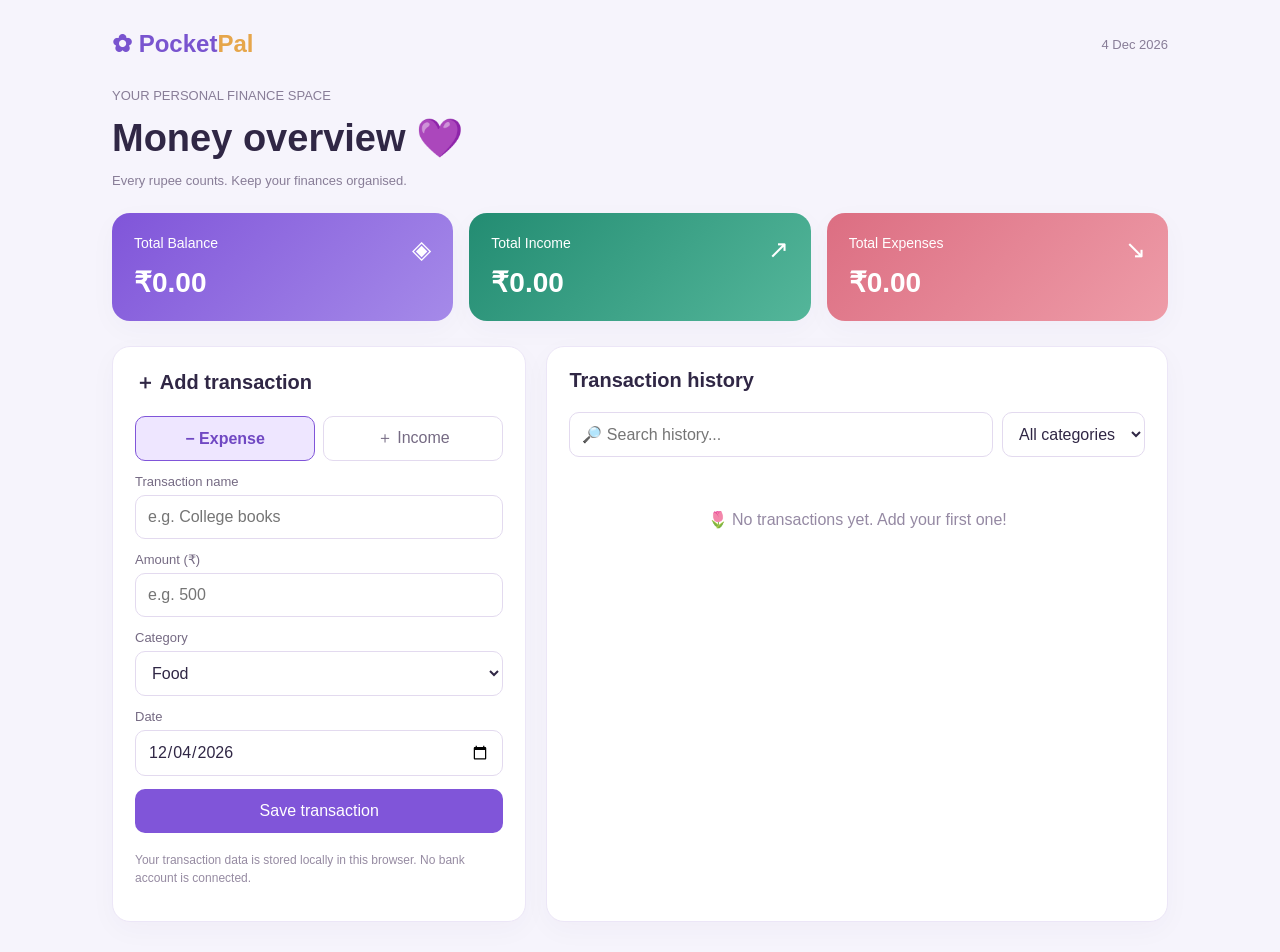
<file: expense tracker.html>
<!DOCTYPE html>
<html lang="en">
<head>
<meta charset="UTF-8">
<meta name="viewport" content="width=device-width, initial-scale=1">
<title>PocketPal | Expense Tracker</title>
<style>
*{box-sizing:border-box}
body{margin:0;font-family:Arial,sans-serif;background:#f6f4fc;color:#302745}
button,input,select{font:inherit}
button{cursor:pointer}
.app{max-width:1100px;margin:auto;padding:30px 22px}
header{display:flex;justify-content:space-between;align-items:center;gap:12px;margin-bottom:30px}
.logo{font-size:24px;font-weight:bold;color:#7954cf}
.logo span{color:#e6a64b}
.small{font-size:13px;color:#887d97}
h1{font-size:clamp(27px,4vw,38px);margin:8px 0}
h2{font-size:20px;margin:0 0 20px}
.cards{display:grid;grid-template-columns:repeat(3,minmax(0,1fr));gap:16px;margin:25px 0}
.card,.panel{background:#fff;border:1px solid #ece6f7;border-radius:18px;padding:22px;box-shadow:0 8px 28px #39205b08}
.card{color:white;border:0}
.balance{background:linear-gradient(135deg,#8055d9,#a58ae9)}
.income{background:linear-gradient(135deg,#238c72,#54b69a)}
.expense{background:linear-gradient(135deg,#dc6e82,#ee9ca8)}
.card p{margin:0 0 15px;font-size:14px}
.card strong{font-size:clamp(19px,3vw,28px);overflow-wrap:anywhere}
.card .symbol{font-size:25px;float:right}
.layout{display:grid;grid-template-columns:minmax(0,1fr) minmax(0,1.5fr);gap:20px}
form{display:grid;gap:13px}
label{font-size:13px;color:#756a83}
.field{display:grid;gap:6px}
input,select{width:100%;min-width:0;padding:12px;border:1px solid #e3daef;border-radius:10px;background:#fff;color:#302745}
input:focus,select:focus{outline:2px solid #c6b0fa}
.type{display:grid;grid-template-columns:1fr 1fr;gap:8px}
.type button{padding:11px;border:1px solid #e3daef;background:#fff;border-radius:10px;color:#756a83}
.type button.active{background:#eee6ff;border-color:#8055d9;color:#7048c3;font-weight:bold}
.primary{padding:13px;background:#8055d9;color:white;border:0;border-radius:10px}
.primary:hover{background:#6940bf}
.secondary{padding:10px;background:#f0eafa;color:#6940a8;border:0;border-radius:9px}
.toolbar{display:flex;gap:9px;flex-wrap:wrap;margin-bottom:18px}
.toolbar input{flex:1;min-width:100px}
.toolbar select{width:auto;max-width:100%}
.transaction{display:flex;align-items:center;gap:12px;padding:14px 0;border-bottom:1px solid #f0ebf7}
.transaction:last-child{border-bottom:0}
.category-icon{width:42px;height:42px;display:grid;place-items:center;border-radius:13px;background:#f0eafa;font-size:21px;flex-shrink:0}
.details{flex:1;min-width:0}
.details strong{overflow-wrap:anywhere}
.details small{display:block;color:#91859e;margin-top:5px}
.amount{text-align:right;font-weight:bold;white-space:nowrap}
.plus{color:#239b76}
.minus{color:#dc6477}
.actions{display:flex;gap:5px;margin-top:6px;justify-content:flex-end}
.actions button{border:0;background:#f1ecf8;color:#6d538f;border-radius:6px;padding:6px 8px;font-size:12px}
.empty{text-align:center;padding:35px 10px;color:#9589a3}
.note{font-size:12px;color:#968ba2;line-height:1.5;margin-top:18px}
@media(max-width:720px){
 .app{padding:20px 13px}
 .cards{gap:8px}
 .card{padding:14px 11px;border-radius:14px}
 .card p{font-size:11px}
 .card .symbol{font-size:17px}
 .layout{grid-template-columns:1fr}
 .panel{padding:18px}
 header{align-items:flex-start}
 .logo{font-size:21px}
}
@media(max-width:390px){
 .cards{grid-template-columns:1fr}
 .card{padding:18px}
 .card p{font-size:13px}
 .card strong{font-size:25px}
 .transaction{gap:8px}
 .category-icon{width:34px;height:34px;font-size:17px}
 .amount{font-size:13px}
}
</style>
</head>
<body>
<div class="app">
<header>
 <div class="logo">✿ Pocket<span>Pal</span></div>
 <div class="small" id="date"></div>
</header>

<p class="small">YOUR PERSONAL FINANCE SPACE</p>
<h1>Money overview 💜</h1>
<p class="small">Every rupee counts. Keep your finances organised.</p>

<div class="cards">
 <div class="card balance">
  <span class="symbol">◈</span>
  <p>Total Balance</p><strong id="balance">₹0.00</strong>
 </div>
 <div class="card income">
  <span class="symbol">↗</span>
  <p>Total Income</p><strong id="income">₹0.00</strong>
 </div>
 <div class="card expense">
  <span class="symbol">↘</span>
  <p>Total Expenses</p><strong id="expenses">₹0.00</strong>
 </div>
</div>

<div class="layout">
 <section class="panel">
  <h2 id="formTitle">＋ Add transaction</h2>
  <form id="form">
   <div class="type">
    <button type="button" class="active" data-type="expense">− Expense</button>
    <button type="button" data-type="income">＋ Income</button>
   </div>

   <div class="field">
    <label for="title">Transaction name</label>
    <input id="title" placeholder="e.g. College books" maxlength="100" required>
   </div>

   <div class="field">
    <label for="amount">Amount (₹)</label>
    <input id="amount" type="number" min="0.01" step="0.01" placeholder="e.g. 500" required>
   </div>

   <div class="field">
    <label for="category">Category</label>
    <select id="category">
     <option>Food</option><option>Travel</option>
     <option>Shopping</option><option>Education</option>
     <option>Bills</option><option>Health</option>
     <option>Salary</option><option>Allowance</option>
     <option>Other</option>
    </select>
   </div>

   <div class="field">
    <label for="txDate">Date</label>
    <input id="txDate" type="date" required>
   </div>

   <button class="primary" id="saveBtn">Save transaction</button>
   <button class="secondary" id="cancelBtn" type="button" hidden>Cancel edit</button>
  </form>
  <p class="note">Your transaction data is stored locally in this browser. No bank account is connected.</p>
 </section>

 <section class="panel">
  <h2>Transaction history</h2>
  <div class="toolbar">
   <input id="search" placeholder="🔎 Search history...">
   <select id="categoryFilter" aria-label="Filter category">
    <option value="All">All categories</option>
    <option>Food</option><option>Travel</option>
    <option>Shopping</option><option>Education</option>
    <option>Bills</option><option>Health</option>
    <option>Salary</option><option>Allowance</option><option>Other</option>
   </select>
  </div>
  <div id="history"></div>
 </section>
</div>
</div>

<script>
const $=id=>document.getElementById(id);
const today=new Date();
$("date").textContent=today.toLocaleDateString("en-IN",{day:"numeric",month:"short",year:"numeric"});
$("txDate").value=[
 today.getFullYear(),
 String(today.getMonth()+1).padStart(2,"0"),
 String(today.getDate()).padStart(2,"0")
].join("-");

let transactions=[];
try{
 transactions=JSON.parse(localStorage.getItem("pocketPalTransactions")||"[]");
 if(!Array.isArray(transactions))transactions=[];
}catch(e){transactions=[];}

let type="expense",editId=null;
const icons={Food:"🍜",Travel:"🚌",Shopping:"🛍️",Education:"📚",Bills:"🧾",Health:"💊",Salary:"💼",Allowance:"💵",Other:"✨"};

document.querySelectorAll("[data-type]").forEach(btn=>{
 btn.addEventListener("click",()=>{
  type=btn.dataset.type;
  document.querySelectorAll("[data-type]").forEach(b=>b.classList.toggle("active",b===btn));
  if(type==="income"){
   $("category").value="Salary";
  }else if(["Salary","Allowance"].includes($("category").value)){
   $("category").value="Food";
  }
 });
});

function money(n){
 return "₹"+n.toLocaleString("en-IN",{minimumFractionDigits:2,maximumFractionDigits:2});
}
function save(){
 localStorage.setItem("pocketPalTransactions",JSON.stringify(transactions));
 render();
}
function resetForm(){
 editId=null;
 $("form").reset();
 $("txDate").value=[
  today.getFullYear(),
  String(today.getMonth()+1).padStart(2,"0"),
  String(today.getDate()).padStart(2,"0")
 ].join("-");
 $("formTitle").textContent="＋ Add transaction";
 $("saveBtn").textContent="Save transaction";
 $("cancelBtn").hidden=true;
}
$("cancelBtn").addEventListener("click",resetForm);

$("form").addEventListener("submit",e=>{
 e.preventDefault();
 const title=$("title").value.trim();
 const amount=Number($("amount").value);
 const category=$("category").value;
 const date=$("txDate").value;
 if(!title||!Number.isFinite(amount)||amount<=0||!date){
  alert("Please enter a valid name, positive amount and date.");return;
 }
 const item={title,amount,category,date,type};
 if(editId!==null){
  const index=transactions.findIndex(t=>t.id===editId);
  if(index!==-1)transactions[index]={...transactions[index],...item};
 }else{
  transactions.unshift({id:Date.now()+Math.random(),...item});
 }
 resetForm();
 save();
});

function render(){
 const income=transactions.filter(t=>t.type==="income").reduce((s,t)=>s+t.amount,0);
 const expense=transactions.filter(t=>t.type==="expense").reduce((s,t)=>s+t.amount,0);
 $("income").textContent=money(income);
 $("expenses").textContent=money(expense);
 $("balance").textContent=money(income-expense);

 const q=$("search").value.toLowerCase().trim();
 const cat=$("categoryFilter").value;
 const filtered=transactions.filter(t=>
  t.title.toLowerCase().includes(q)&&
  (cat==="All"||t.category===cat)
 );
 const history=$("history");
 history.replaceChildren();

 if(!filtered.length){
  const empty=document.createElement("div");
  empty.className="empty";
  empty.textContent=transactions.length?"No matching transactions.":"🌷 No transactions yet. Add your first one!";
  history.append(empty);return;
 }

 filtered.forEach(t=>{
  const row=document.createElement("div");
  row.className="transaction";
  const icon=document.createElement("div");
  icon.className="category-icon";
  icon.textContent=icons[t.category]||"✨";

  const details=document.createElement("div");
  details.className="details";
  const name=document.createElement("strong");
  name.textContent=t.title;
  const meta=document.createElement("small");
  meta.textContent=t.category+" · "+t.date;
  details.append(name,meta);

  const right=document.createElement("div");
  const amount=document.createElement("div");
  amount.className="amount "+(t.type==="income"?"plus":"minus");
  amount.textContent=(t.type==="income"?"+":"−")+money(t.amount);

  const actions=document.createElement("div");
  actions.className="actions";
  const edit=document.createElement("button");
  edit.textContent="Edit";
  edit.addEventListener("click",()=>{
   editId=t.id;
   $("title").value=t.title;
   $("amount").value=t.amount;
   $("category").value=t.category;
   $("txDate").value=t.date;
   type=t.type;
   document.querySelectorAll("[data-type]").forEach(b=>b.classList.toggle("active",b.dataset.type===type));
   $("formTitle").textContent="✎ Edit transaction";
   $("saveBtn").textContent="Save changes";
   $("cancelBtn").hidden=false;
   $("title").focus();
   window.scrollTo({top:0,behavior:"smooth"});
  });

  const del=document.createElement("button");
  del.textContent="Delete";
  del.addEventListener("click",()=>{
   transactions=transactions.filter(x=>x.id!==t.id);
   if(editId===t.id)resetForm();
   save();
  });
  actions.append(edit,del);
  right.append(amount,actions);
  row.append(icon,details,right);
  history.append(row);
 });
}
$("search").addEventListener("input",render);
$("categoryFilter").addEventListener("change",render);
render();
</script>
</body>
</html>
</file>
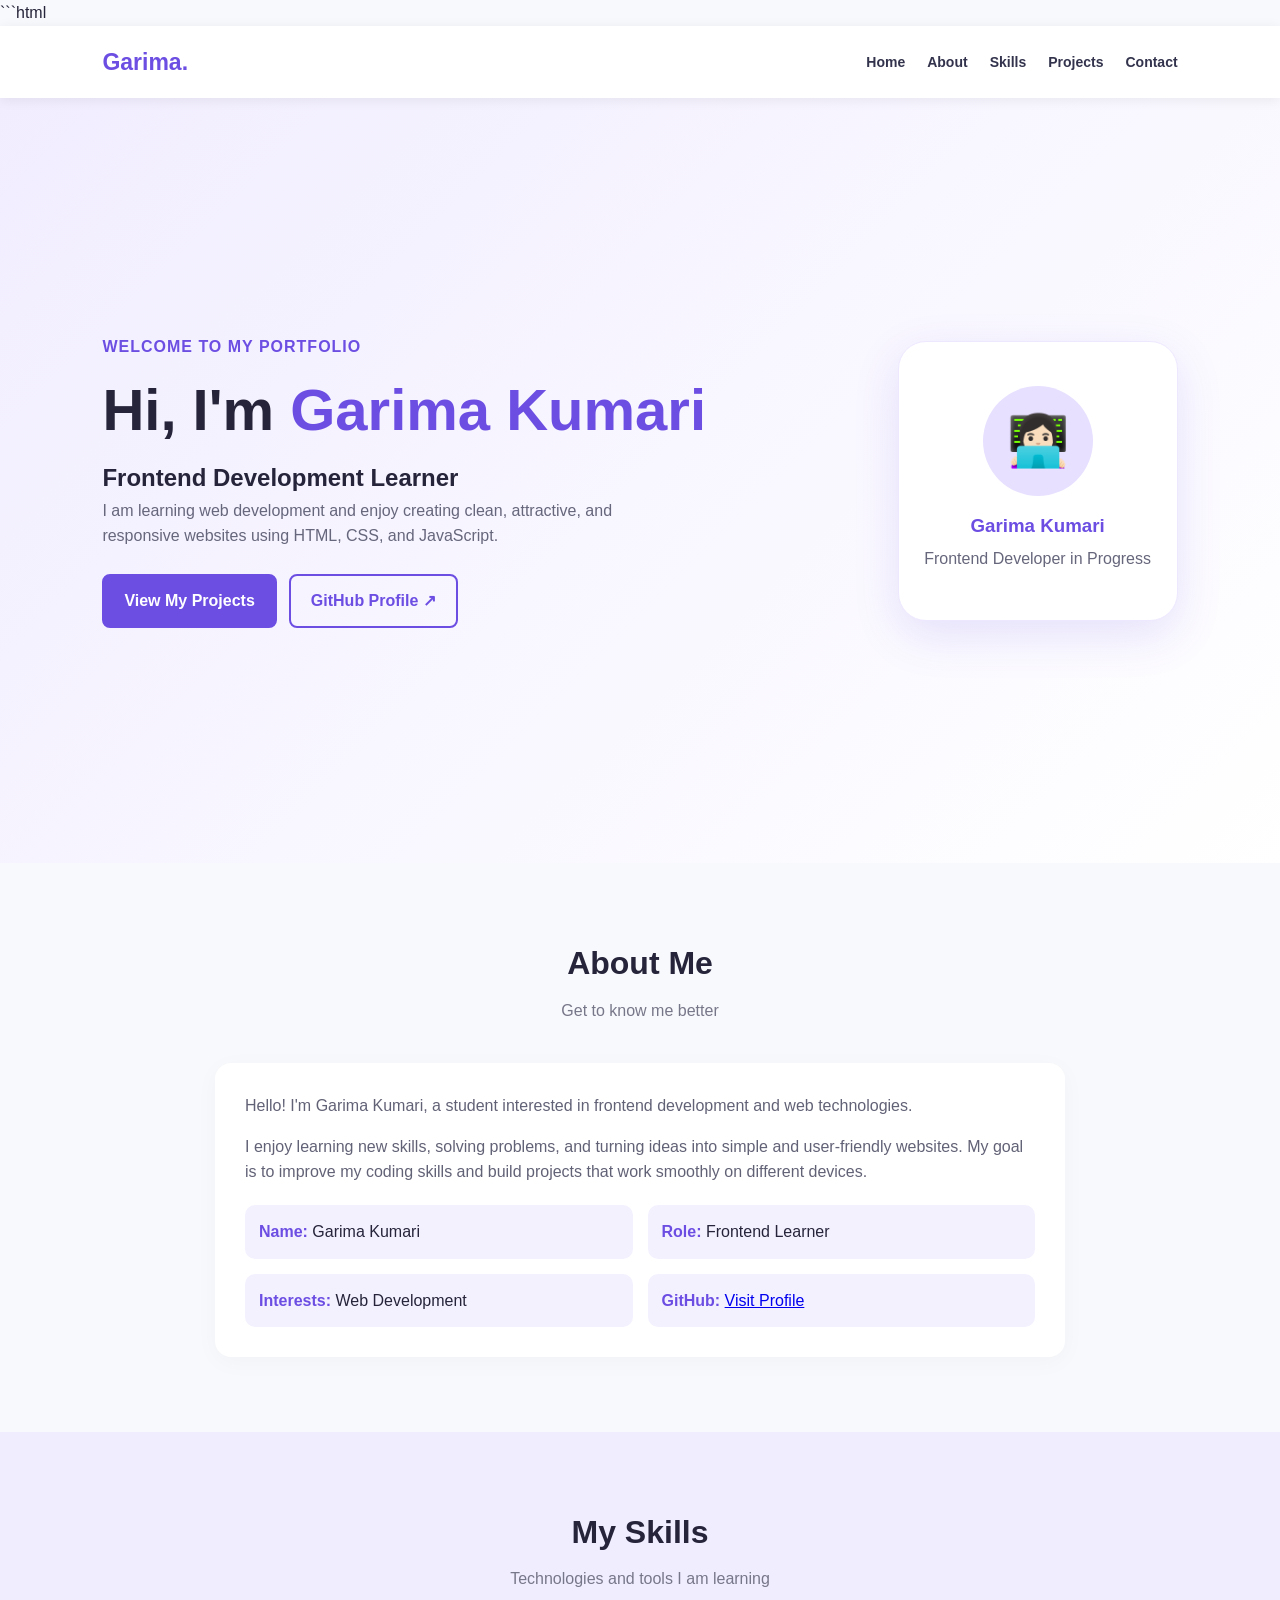
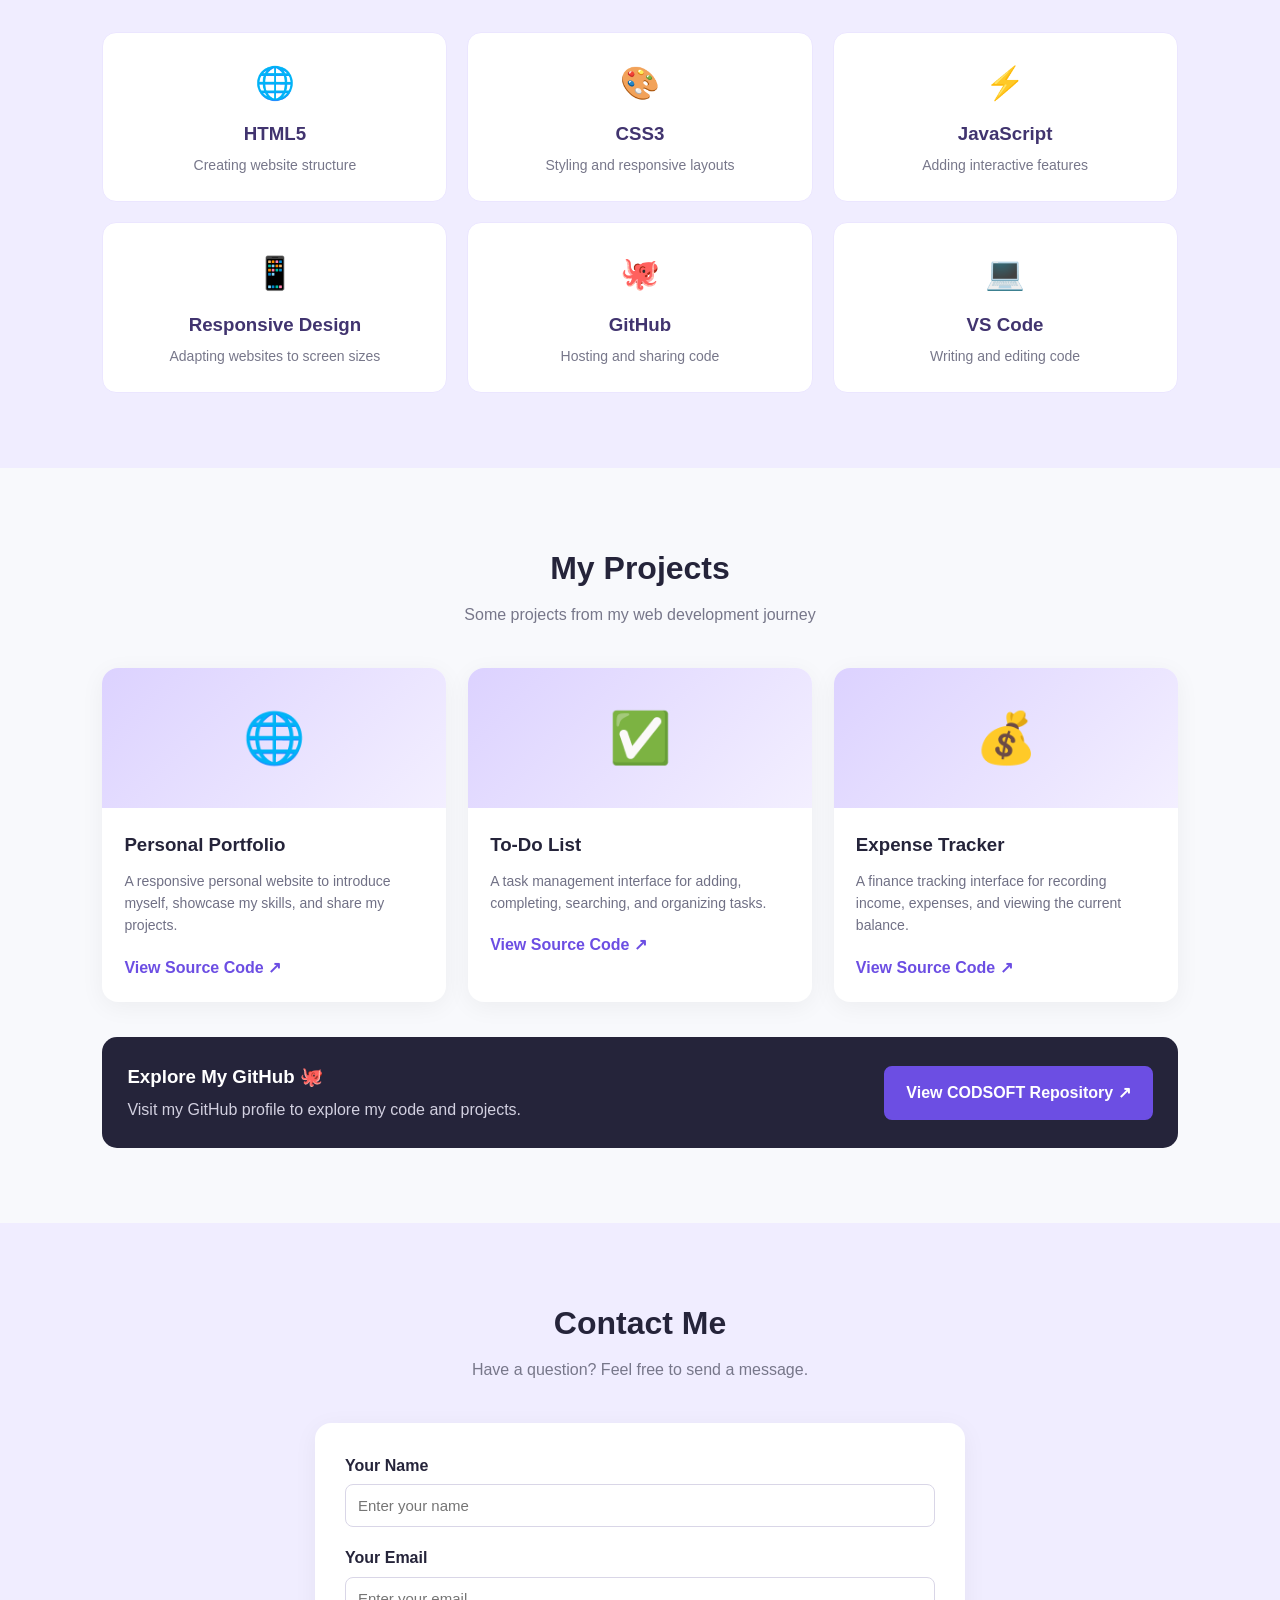
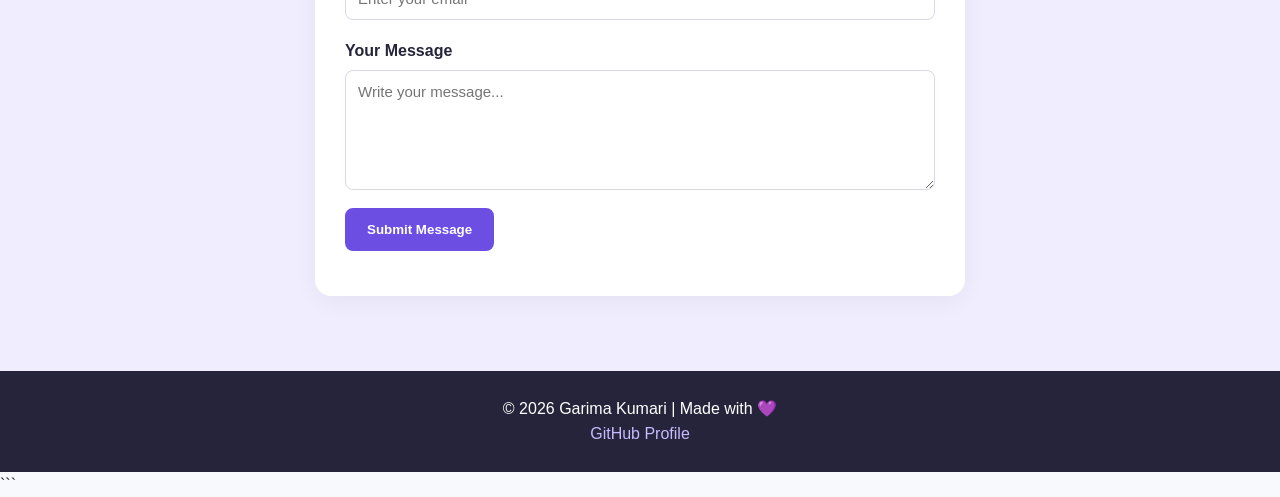
<file: portfolio.html>
```html
<!DOCTYPE html>
<html lang="en">
<head>
    <meta charset="UTF-8">
    <meta name="viewport" content="width=device-width, initial-scale=1.0">
    <title>Garima Kumari | Portfolio</title>

    <style>
        * {
            margin: 0;
            padding: 0;
            box-sizing: border-box;
            scroll-behavior: smooth;
        }

        body {
            font-family: Arial, sans-serif;
            background: #f8f9fc;
            color: #25243a;
            line-height: 1.6;
        }

        header {
            background: #ffffff;
            padding: 18px 8%;
            display: flex;
            justify-content: space-between;
            align-items: center;
            box-shadow: 0 2px 12px #00000012;
            position: sticky;
            top: 0;
            z-index: 100;
        }

        .logo {
            font-size: 23px;
            font-weight: bold;
            color: #6c4ee3;
        }

        nav {
            display: flex;
            align-items: center;
            gap: 22px;
        }

        nav a {
            text-decoration: none;
            color: #33334d;
            font-weight: 600;
            font-size: 14px;
        }

        nav a:hover {
            color: #6c4ee3;
        }

        section {
            padding: 75px 8%;
            scroll-margin-top: 75px;
        }

        .hero {
            min-height: 85vh;
            display: flex;
            justify-content: space-between;
            align-items: center;
            gap: 40px;
            background: linear-gradient(135deg, #f1edff, #ffffff);
        }

        .hero-content {
            flex: 1;
        }

        .hero-content .tag {
            color: #6c4ee3;
            font-weight: bold;
            letter-spacing: 1px;
        }

        h1 {
            font-size: clamp(34px, 5vw, 58px);
            line-height: 1.2;
            margin: 15px 0;
        }

        h1 span {
            color: #6c4ee3;
        }

        .hero p {
            color: #66667c;
            max-width: 560px;
            margin-bottom: 25px;
        }

        .buttons {
            display: flex;
            gap: 12px;
            flex-wrap: wrap;
        }

        .btn {
            display: inline-block;
            padding: 12px 20px;
            background: #6c4ee3;
            color: white;
            border-radius: 8px;
            text-decoration: none;
            border: 2px solid #6c4ee3;
            font-weight: bold;
            cursor: pointer;
            transition: 0.3s;
        }

        .btn:hover {
            background: #5234c5;
            border-color: #5234c5;
            transform: translateY(-3px);
        }

        .btn-outline {
            background: transparent;
            color: #6c4ee3;
        }

        .btn-outline:hover {
            color: white;
        }

        .hero-card {
            width: 280px;
            min-width: 220px;
            height: 280px;
            background: white;
            border-radius: 28px;
            box-shadow: 0 15px 45px #6c4ee326;
            display: flex;
            flex-direction: column;
            align-items: center;
            justify-content: center;
            text-align: center;
            border: 1px solid #eee8ff;
        }

        .avatar {
            width: 110px;
            height: 110px;
            background: #e8e0ff;
            border-radius: 50%;
            display: flex;
            justify-content: center;
            align-items: center;
            font-size: 50px;
            margin-bottom: 15px;
        }

        .hero-card h3 {
            color: #6c4ee3;
        }

        .hero-card p {
            margin: 5px 0;
        }

        .section-title {
            text-align: center;
            margin-bottom: 40px;
        }

        .section-title h2 {
            font-size: 32px;
            margin-bottom: 8px;
        }

        .section-title p {
            color: #77778a;
        }

        .about-box {
            max-width: 850px;
            margin: auto;
            background: white;
            padding: 30px;
            border-radius: 16px;
            box-shadow: 0 5px 25px #00000008;
        }

        .about-box p {
            color: #626277;
            margin-bottom: 15px;
        }

        .details {
            display: grid;
            grid-template-columns: repeat(2, minmax(0, 1fr));
            gap: 15px;
            margin-top: 20px;
        }

        .detail {
            background: #f4f1ff;
            padding: 14px;
            border-radius: 10px;
        }

        .detail strong {
            color: #6c4ee3;
        }

        .skills {
            background: #f0edff;
        }

        .skill-grid {
            display: grid;
            grid-template-columns: repeat(3, minmax(0, 1fr));
            gap: 20px;
        }

        .skill-card {
            background: white;
            padding: 25px 15px;
            border-radius: 14px;
            text-align: center;
            transition: 0.3s;
            border: 1px solid #ebe6ff;
        }

        .skill-card:hover {
            transform: translateY(-6px);
            box-shadow: 0 10px 25px #6c4ee31c;
        }

        .skill-icon {
            font-size: 32px;
            margin-bottom: 10px;
        }

        .skill-card h3 {
            color: #41346f;
            margin-bottom: 5px;
        }

        .skill-card p {
            font-size: 14px;
            color: #77778a;
        }

        .project-grid {
            display: grid;
            grid-template-columns: repeat(3, minmax(0, 1fr));
            gap: 22px;
        }

        .project-card {
            background: white;
            border-radius: 16px;
            overflow: hidden;
            box-shadow: 0 5px 25px #0000000d;
            transition: 0.3s;
        }

        .project-card:hover {
            transform: translateY(-6px);
            box-shadow: 0 12px 30px #6c4ee322;
        }

        .project-banner {
            min-height: 140px;
            background: linear-gradient(135deg, #dcd2ff, #f3efff);
            display: flex;
            justify-content: center;
            align-items: center;
            font-size: 50px;
        }

        .project-info {
            padding: 22px;
        }

        .project-info h3 {
            margin-bottom: 10px;
        }

        .project-info p {
            color: #707085;
            font-size: 14px;
            margin-bottom: 18px;
        }

        .project-info a {
            color: #6c4ee3;
            font-weight: bold;
            text-decoration: none;
        }

        .project-info a:hover {
            text-decoration: underline;
        }

        .github-box {
            margin-top: 35px;
            padding: 25px;
            border-radius: 15px;
            background: #25243a;
            color: white;
            display: flex;
            justify-content: space-between;
            align-items: center;
            gap: 20px;
        }

        .github-box p {
            color: #d2d0e0;
            margin-top: 5px;
        }

        .contact {
            background: #f0edff;
        }

        .contact-box {
            max-width: 650px;
            margin: auto;
            padding: 30px;
            background: white;
            border-radius: 16px;
            box-shadow: 0 5px 25px #0000000d;
        }

        .contact-box label {
            display: block;
            margin-bottom: 6px;
            font-weight: bold;
        }

        .contact-box input,
        .contact-box textarea {
            width: 100%;
            padding: 12px;
            margin-bottom: 18px;
            border: 1px solid #d9d6e7;
            border-radius: 8px;
            font-family: inherit;
            font-size: 15px;
        }

        .contact-box input:focus,
        .contact-box textarea:focus {
            outline: 2px solid #c8baff;
            border-color: #6c4ee3;
        }

        .contact-box textarea {
            min-height: 120px;
            resize: vertical;
        }

        #formMessage {
            margin-top: 15px;
            color: #4930b4;
        }

        footer {
            padding: 25px 8%;
            background: #25243a;
            color: white;
            text-align: center;
        }

        footer a {
            color: #c8baff;
            text-decoration: none;
        }

        @media (max-width: 900px) {
            header {
                padding: 16px 5%;
            }

            section {
                padding: 60px 5%;
            }

            .hero {
                gap: 25px;
            }

            .skill-grid,
            .project-grid {
                grid-template-columns: repeat(2, minmax(0, 1fr));
            }
        }

        @media (max-width: 600px) {
            header {
                flex-direction: column;
                gap: 12px;
            }

            nav {
                justify-content: center;
                flex-wrap: wrap;
                gap: 10px 16px;
            }

            nav a {
                font-size: 13px;
            }

            section {
                padding: 45px 5%;
            }

            .hero {
                min-height: auto;
                flex-direction: column-reverse;
                text-align: center;
                padding-top: 45px;
                padding-bottom: 50px;
            }

            .hero-card {
                width: 220px;
                min-width: 0;
                height: 220px;
            }

            .avatar {
                width: 85px;
                height: 85px;
                font-size: 40px;
            }

            .buttons {
                justify-content: center;
            }

            .details,
            .skill-grid,
            .project-grid {
                grid-template-columns: 1fr;
            }

            .section-title h2 {
                font-size: 27px;
            }

            .about-box,
            .contact-box {
                padding: 22px;
            }

            .github-box {
                flex-direction: column;
                align-items: flex-start;
            }

            .github-box .btn {
                width: 100%;
                text-align: center;
            }
        }
    </style>
</head>

<body>

    <header>
        <div class="logo">Garima.</div>

        <nav>
            <a href="#home">Home</a>
            <a href="#about">About</a>
            <a href="#skills">Skills</a>
            <a href="#projects">Projects</a>
            <a href="#contact">Contact</a>
        </nav>
    </header>

    <section class="hero" id="home">
        <div class="hero-content">
            <span class="tag">WELCOME TO MY PORTFOLIO</span>

            <h1>Hi, I'm <span>Garima Kumari</span></h1>

            <h2>Frontend Development Learner</h2>

            <p>
                I am learning web development and enjoy creating clean,
                attractive, and responsive websites using HTML, CSS,
                and JavaScript.
            </p>

            <div class="buttons">
                <a href="#projects" class="btn">View My Projects</a>

                <a href="https://github.com/05kumarigarima-oss"
                   class="btn btn-outline"
                   target="_blank"
                   rel="noopener noreferrer">
                    GitHub Profile ↗
                </a>
            </div>
        </div>

        <div class="hero-card">
            <div class="avatar">👩🏻‍💻</div>
            <h3>Garima Kumari</h3>
            <p>Frontend Developer in Progress</p>
        </div>
    </section>

    <section id="about">
        <div class="section-title">
            <h2>About Me</h2>
            <p>Get to know me better</p>
        </div>

        <div class="about-box">
            <p>
                Hello! I'm Garima Kumari, a student interested in
                frontend development and web technologies.
            </p>

            <p>
                I enjoy learning new skills, solving problems, and
                turning ideas into simple and user-friendly websites.
                My goal is to improve my coding skills and build
                projects that work smoothly on different devices.
            </p>

            <div class="details">
                <div class="detail">
                    <strong>Name:</strong> Garima Kumari
                </div>

                <div class="detail">
                    <strong>Role:</strong> Frontend Learner
                </div>

                <div class="detail">
                    <strong>Interests:</strong> Web Development
                </div>

                <div class="detail">
                    <strong>GitHub:</strong>
                    <a href="https://github.com/05kumarigarima-oss"
                       target="_blank"
                       rel="noopener noreferrer">
                        Visit Profile
                    </a>
                </div>
            </div>
        </div>
    </section>

    <section class="skills" id="skills">
        <div class="section-title">
            <h2>My Skills</h2>
            <p>Technologies and tools I am learning</p>
        </div>

        <div class="skill-grid">
            <div class="skill-card">
                <div class="skill-icon">🌐</div>
                <h3>HTML5</h3>
                <p>Creating website structure</p>
            </div>

            <div class="skill-card">
                <div class="skill-icon">🎨</div>
                <h3>CSS3</h3>
                <p>Styling and responsive layouts</p>
            </div>

            <div class="skill-card">
                <div class="skill-icon">⚡</div>
                <h3>JavaScript</h3>
                <p>Adding interactive features</p>
            </div>

            <div class="skill-card">
                <div class="skill-icon">📱</div>
                <h3>Responsive Design</h3>
                <p>Adapting websites to screen sizes</p>
            </div>

            <div class="skill-card">
                <div class="skill-icon">🐙</div>
                <h3>GitHub</h3>
                <p>Hosting and sharing code</p>
            </div>

            <div class="skill-card">
                <div class="skill-icon">💻</div>
                <h3>VS Code</h3>
                <p>Writing and editing code</p>
            </div>
        </div>
    </section>

    <section id="projects">
        <div class="section-title">
            <h2>My Projects</h2>
            <p>Some projects from my web development journey</p>
        </div>

        <div class="project-grid">
            <div class="project-card">
                <div class="project-banner">🌐</div>

                <div class="project-info">
                    <h3>Personal Portfolio</h3>

                    <p>
                        A responsive personal website to introduce myself,
                        showcase my skills, and share my projects.
                    </p>

                    <a href="https://github.com/05kumarigarima-oss/CODSOFT_TASKSNO"
                       target="_blank"
                       rel="noopener noreferrer">
                        View Source Code ↗
                    </a>
                </div>
            </div>

            <div class="project-card">
                <div class="project-banner">✅</div>

                <div class="project-info">
                    <h3>To-Do List</h3>

                    <p>
                        A task management interface for adding,
                        completing, searching, and organizing tasks.
                    </p>

                    <a href="https://github.com/05kumarigarima-oss/CODSOFT_TASKSNO"
                       target="_blank"
                       rel="noopener noreferrer">
                        View Source Code ↗
                    </a>
                </div>
            </div>

            <div class="project-card">
                <div class="project-banner">💰</div>

                <div class="project-info">
                    <h3>Expense Tracker</h3>

                    <p>
                        A finance tracking interface for recording income,
                        expenses, and viewing the current balance.
                    </p>

                    <a href="https://github.com/05kumarigarima-oss/CODSOFT_TASKSNO"
                       target="_blank"
                       rel="noopener noreferrer">
                        View Source Code ↗
                    </a>
                </div>
            </div>
        </div>

        <div class="github-box">
            <div>
                <h3>Explore My GitHub 🐙</h3>
                <p>Visit my GitHub profile to explore my code and projects.</p>
            </div>

            <a href="https://github.com/05kumarigarima-oss/CODSOFT_TASKSNO"
               class="btn"
               target="_blank"
               rel="noopener noreferrer">
                View CODSOFT Repository ↗
            </a>
        </div>
    </section>

    <section class="contact" id="contact">
        <div class="section-title">
            <h2>Contact Me</h2>
            <p>Have a question? Feel free to send a message.</p>
        </div>

        <form class="contact-box" id="contactForm">
            <label for="name">Your Name</label>
            <input type="text" id="name" placeholder="Enter your name" required>

            <label for="email">Your Email</label>
            <input type="email" id="email" placeholder="Enter your email" required>

            <label for="message">Your Message</label>
            <textarea id="message" placeholder="Write your message..." required></textarea>

            <button type="submit" class="btn">Submit Message</button>

            <p id="formMessage" role="status"></p>
        </form>
    </section>

    <footer>
        <p>© 2026 Garima Kumari | Made with 💜</p>

        <p>
            <a href="https://github.com/05kumarigarima-oss"
               target="_blank"
               rel="noopener noreferrer">
                GitHub Profile
            </a>
        </p>
    </footer>

    <script>
        const contactForm = document.getElementById("contactForm");
        const formMessage = document.getElementById("formMessage");

        contactForm.addEventListener("submit", function(event) {
            event.preventDefault();

            formMessage.textContent =
                "Thank you! The form works, but messages are not sent yet. Connect a backend or form service to receive them.";

            contactForm.reset();
        });
    </script>

</body>
</html>
```
</file>
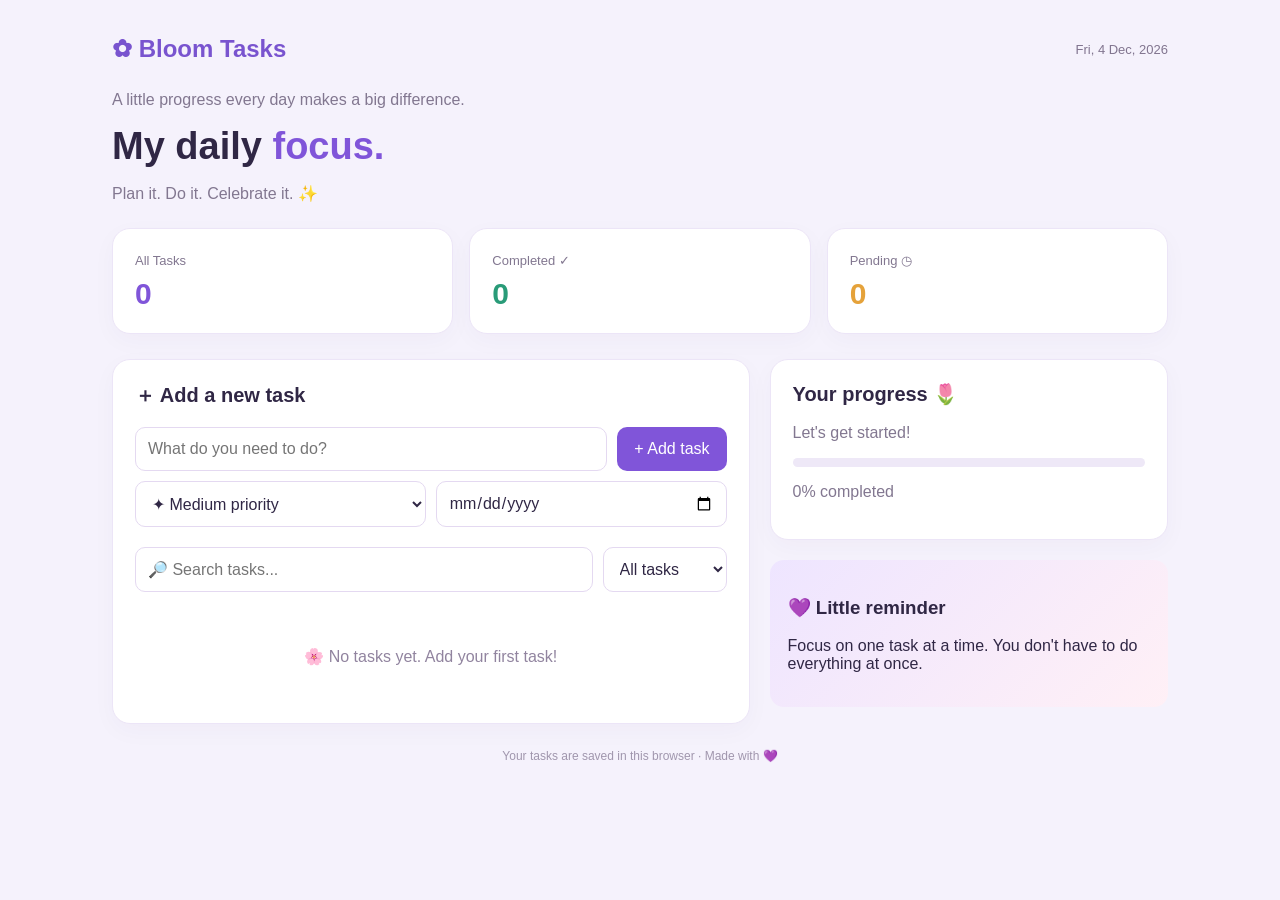
<file: to-do list.html>
<!DOCTYPE html>
<html lang="en">
<head>
<meta charset="UTF-8">
<meta name="viewport" content="width=device-width, initial-scale=1">
<title>Bloom Tasks | To-Do List</title>
<style>
*{box-sizing:border-box}
body{margin:0;font-family:Arial,sans-serif;background:#f5f2fc;color:#302745}
button,input,select{font:inherit}
button{cursor:pointer}
.app{max-width:1100px;margin:auto;padding:35px 22px}
header{display:flex;justify-content:space-between;align-items:center;gap:12px;margin-bottom:28px}
.brand{font-size:24px;font-weight:bold;color:#7954cf}
.date{color:#81758f;font-size:13px}
h1{font-size:clamp(27px,4vw,38px);margin:8px 0}
.muted{color:#827790}
.stats{display:grid;grid-template-columns:repeat(3,1fr);gap:16px;margin:25px 0}
.stat,.panel{background:#fff;border:1px solid #ece5f7;border-radius:18px;padding:22px;box-shadow:0 7px 25px #39205b08}
.stat span{font-size:13px;color:#827790}
.stat strong{display:block;font-size:30px;margin-top:8px}
.stat:nth-child(1) strong{color:#8055d9}
.stat:nth-child(2) strong{color:#299b78}
.stat:nth-child(3) strong{color:#e5a23a}
.layout{display:grid;grid-template-columns:minmax(0,1.6fr) minmax(230px,1fr);gap:20px}
h2{font-size:20px;margin:0 0 18px}
.addform{display:grid;grid-template-columns:1fr auto;gap:10px}
input,select{padding:12px;border:1px solid #e4d9f1;border-radius:10px;background:white;color:#302745;min-width:0;width:100%}
input:focus,select:focus{outline:2px solid #c6b0fa}
.fields{display:grid;grid-template-columns:1fr 1fr;gap:10px;margin-top:10px}
.primary{background:#8055d9;color:white;border:0;padding:12px 17px;border-radius:10px}
.primary:hover{background:#6940bf}
.toolbar{display:flex;gap:10px;flex-wrap:wrap;margin:20px 0}
.toolbar input{flex:1;min-width:120px}
.toolbar select{width:auto;max-width:100%}
.task{display:flex;align-items:center;gap:12px;padding:15px 0;border-bottom:1px solid #f0ebf7}
.task:last-child{border-bottom:0}
.task input[type=checkbox]{width:19px;height:19px;accent-color:#8055d9;flex-shrink:0}
.taskinfo{flex:1;min-width:0}
.taskinfo strong{overflow-wrap:anywhere}
.taskinfo small{display:block;color:#93879e;margin-top:5px}
.done strong{text-decoration:line-through;color:#a59bae}
.priority{font-size:11px;padding:4px 7px;border-radius:6px;background:#f1eaff;color:#8055d9}
.priority.High{background:#ffe6e7;color:#ce4e5c}
.priority.Medium{background:#fff0d9;color:#aa761b}
.actions{display:flex;gap:5px;flex-shrink:0}
.iconbtn{border:0;background:#f4f0fa;border-radius:8px;padding:8px;color:#6c568b}
.iconbtn:hover{background:#e8def8}
.progress{height:9px;background:#eee8f7;border-radius:20px;overflow:hidden;margin:15px 0}
.bar{height:100%;width:0;background:linear-gradient(90deg,#a98af0,#8055d9);transition:width .3s}
.tip{background:linear-gradient(135deg,#eee5ff,#fff0f6);border-radius:14px;padding:18px;margin-top:20px}
.empty{text-align:center;padding:35px 10px;color:#91849f}
footer{text-align:center;color:#a096ad;font-size:12px;margin-top:25px}
@media(max-width:720px){
 .app{padding:22px 14px}
 .layout{grid-template-columns:1fr}
 .stats{gap:9px}
 .stat{padding:14px}
 .stat strong{font-size:24px}
 .stat span{font-size:11px}
 .addform{grid-template-columns:1fr}
 header{align-items:flex-start}
 .task{gap:8px}
 .iconbtn{padding:7px}
}
@media(max-width:380px){
 .fields{grid-template-columns:1fr}
 .brand{font-size:20px}
 .date{font-size:11px}
 .task{flex-wrap:wrap}
}
</style>
</head>
<body>
<div class="app">
<header>
  <div class="brand">✿ Bloom Tasks</div>
  <div class="date" id="today"></div>
</header>

<p class="muted">A little progress every day makes a big difference.</p>
<h1>My daily <span style="color:#8055d9">focus.</span></h1>
<p class="muted">Plan it. Do it. Celebrate it. ✨</p>

<div class="stats">
 <div class="stat"><span>All Tasks</span><strong id="total">0</strong></div>
 <div class="stat"><span>Completed ✓</span><strong id="completed">0</strong></div>
 <div class="stat"><span>Pending ◷</span><strong id="pending">0</strong></div>
</div>

<div class="layout">
 <main class="panel">
  <h2 id="formTitle">＋ Add a new task</h2>
  <form id="taskForm">
   <div class="addform">
    <input id="taskInput" placeholder="What do you need to do?" maxlength="120" required>
    <button class="primary" id="submitBtn">+ Add task</button>
   </div>
   <div class="fields">
    <select id="priority">
     <option value="Low">☘ Low priority</option>
     <option value="Medium" selected>✦ Medium priority</option>
     <option value="High">⚡ High priority</option>
    </select>
    <input type="date" id="dueDate" aria-label="Due date">
   </div>
  </form>

  <div class="toolbar">
   <input id="search" placeholder="🔎 Search tasks...">
   <select id="filter" aria-label="Filter tasks">
    <option value="All">All tasks</option>
    <option value="Pending">Pending</option>
    <option value="Completed">Completed</option>
   </select>
  </div>

  <div id="taskList"></div>
 </main>

 <aside>
  <div class="panel">
   <h2>Your progress 🌷</h2>
   <p class="muted" id="progressText">Let's get started!</p>
   <div class="progress"><div class="bar" id="progressBar"></div></div>
   <p class="muted" id="progressPercent">0% completed</p>
  </div>
  <div class="tip">
   <h3>💜 Little reminder</h3>
   <p>Focus on one task at a time. You don't have to do everything at once.</p>
  </div>
 </aside>
</div>
<footer>Your tasks are saved in this browser · Made with 💜</footer>
</div>

<script>
const $=id=>document.getElementById(id);
$("today").textContent=new Date().toLocaleDateString("en-IN",{weekday:"short",day:"numeric",month:"short",year:"numeric"});

let tasks=[];
try{tasks=JSON.parse(localStorage.getItem("bloomTasks")||"[]");if(!Array.isArray(tasks))tasks=[];}catch(e){tasks=[];}
let editId=null;

function save(){localStorage.setItem("bloomTasks",JSON.stringify(tasks));render();}

$("taskForm").addEventListener("submit",e=>{
 e.preventDefault();
 const title=$("taskInput").value.trim();
 if(!title){$("taskInput").focus();return;}
 const priority=$("priority").value;
 const due=$("dueDate").value;
 if(editId!==null){
  const task=tasks.find(t=>t.id===editId);
  if(task)Object.assign(task,{title,priority,due});
 }else{
  tasks.unshift({id:Date.now(),title,priority,due,done:false});
 }
 editId=null;
 $("taskForm").reset();
 $("priority").value="Medium";
 $("formTitle").textContent="＋ Add a new task";
 $("submitBtn").textContent="+ Add task";
 save();
});

function render(){
 const total=tasks.length,done=tasks.filter(t=>t.done).length;
 $("total").textContent=total;
 $("completed").textContent=done;
 $("pending").textContent=total-done;
 const pct=total?Math.round(done/total*100):0;
 $("progressBar").style.width=pct+"%";
 $("progressPercent").textContent=pct+"% completed";
 $("progressText").textContent=total?(pct===100?"Amazing! All tasks completed 🎉":"Keep going, you're doing great!"):"Let's get started!";

 const q=$("search").value.toLowerCase().trim();
 const f=$("filter").value;
 const filtered=tasks.filter(t=>t.title.toLowerCase().includes(q)&&(f==="All"||(f==="Completed"&&t.done)||(f==="Pending"&&!t.done)));
 const list=$("taskList");
 list.replaceChildren();

 if(!filtered.length){
  const empty=document.createElement("div");
  empty.className="empty";
  empty.textContent=tasks.length?"No matching tasks found.":"🌸 No tasks yet. Add your first task!";
  list.append(empty);return;
 }
 filtered.forEach(t=>{
  const row=document.createElement("div");row.className="task"+(t.done?" done":"");
  const check=document.createElement("input");check.type="checkbox";check.checked=t.done;check.setAttribute("aria-label","Mark task completed");
  check.addEventListener("change",()=>{t.done=check.checked;save();});
  const info=document.createElement("div");info.className="taskinfo";
  const title=document.createElement("strong");title.textContent=t.title;
  const meta=document.createElement("small");meta.textContent=(t.due?"Due: "+t.due+" · ":"")+(t.done?"Completed":"Pending");
  info.append(title,meta);
  const badge=document.createElement("span");badge.className="priority "+t.priority;badge.textContent=t.priority;
  const actions=document.createElement("div");actions.className="actions";
  const edit=document.createElement("button");edit.className="iconbtn";edit.textContent="✎";edit.title="Edit task";
  edit.addEventListener("click",()=>{
   editId=t.id;$("taskInput").value=t.title;$("priority").value=t.priority;$("dueDate").value=t.due||"";
   $("formTitle").textContent="✎ Edit task";$("submitBtn").textContent="Save changes";$("taskInput").focus();
  });
  const del=document.createElement("button");del.className="iconbtn";del.textContent="✕";del.title="Delete task";
  del.addEventListener("click",()=>{tasks=tasks.filter(x=>x.id!==t.id);if(editId===t.id)editId=null;save();});
  actions.append(edit,del);
  row.append(check,info,badge,actions);list.append(row);
 });
}
$("search").addEventListener("input",render);
$("filter").addEventListener("change",render);
render();
</script>
</body>
</html>
</file>
